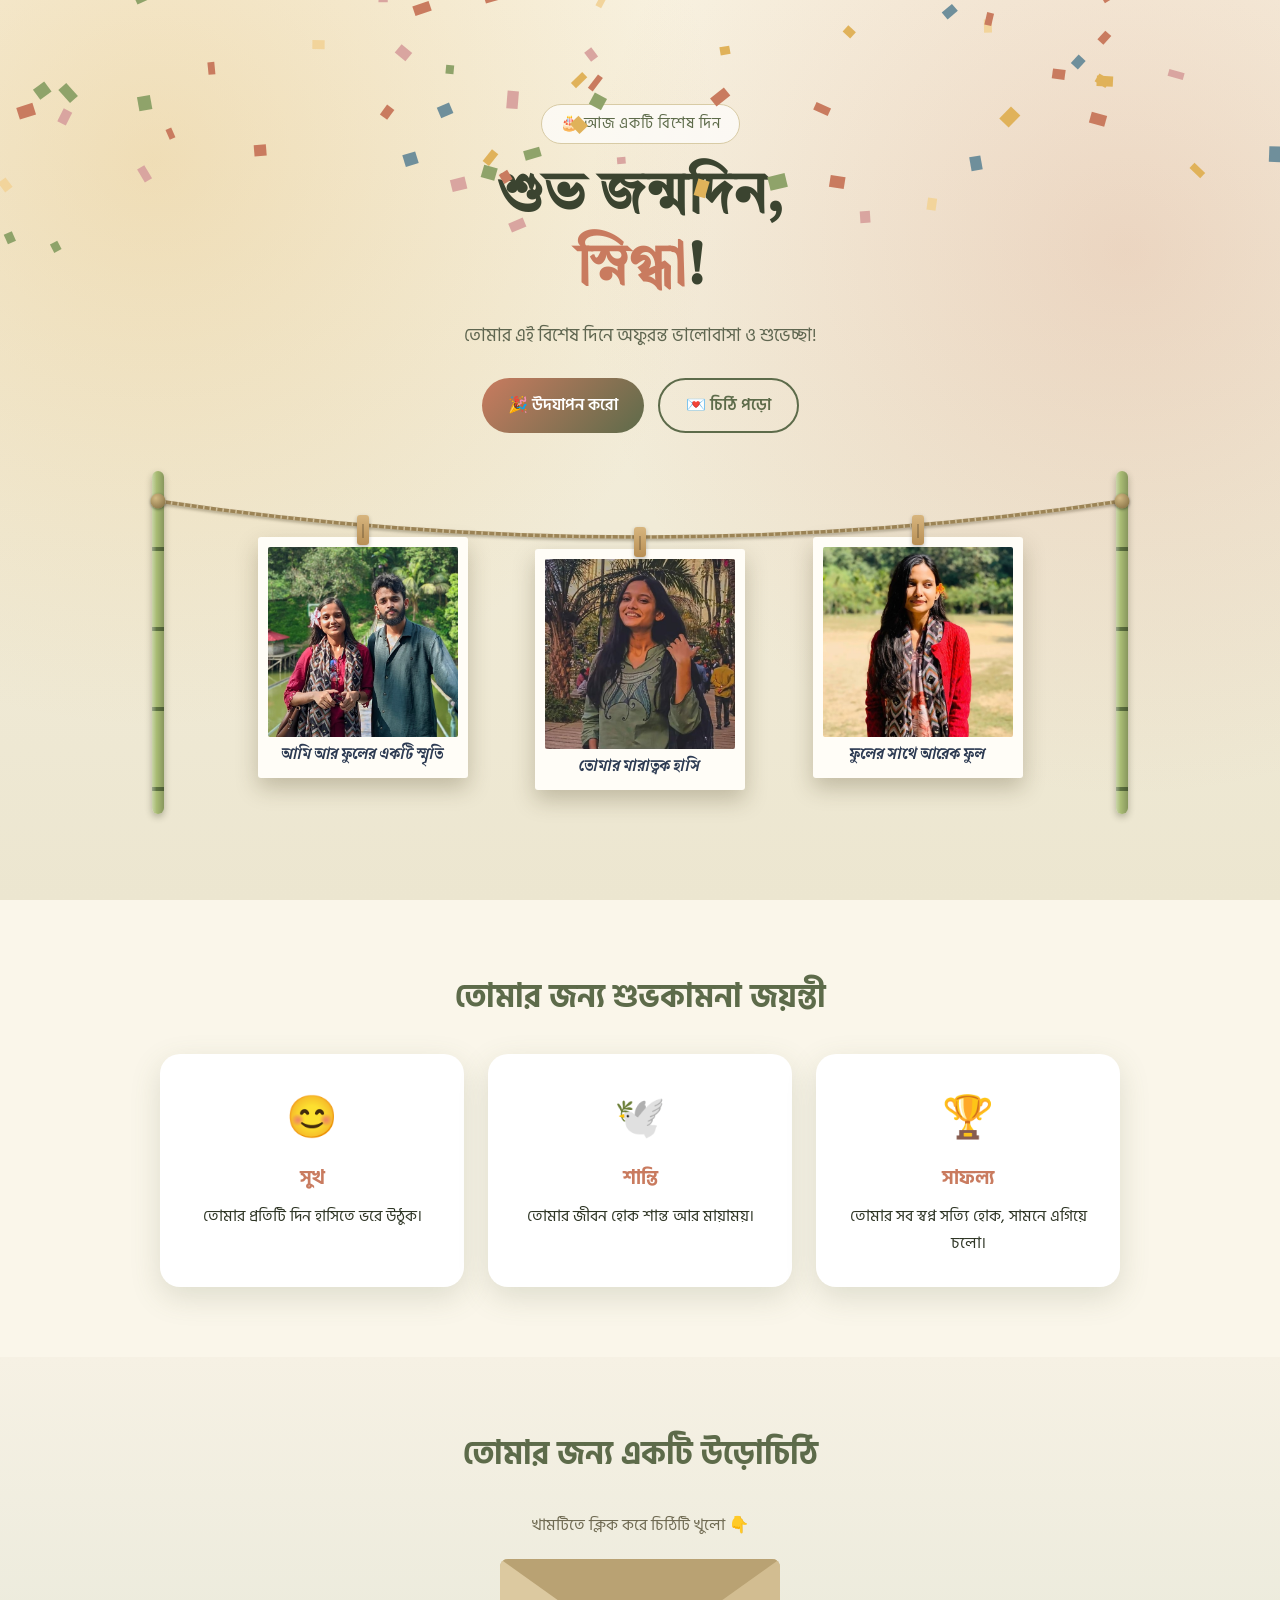
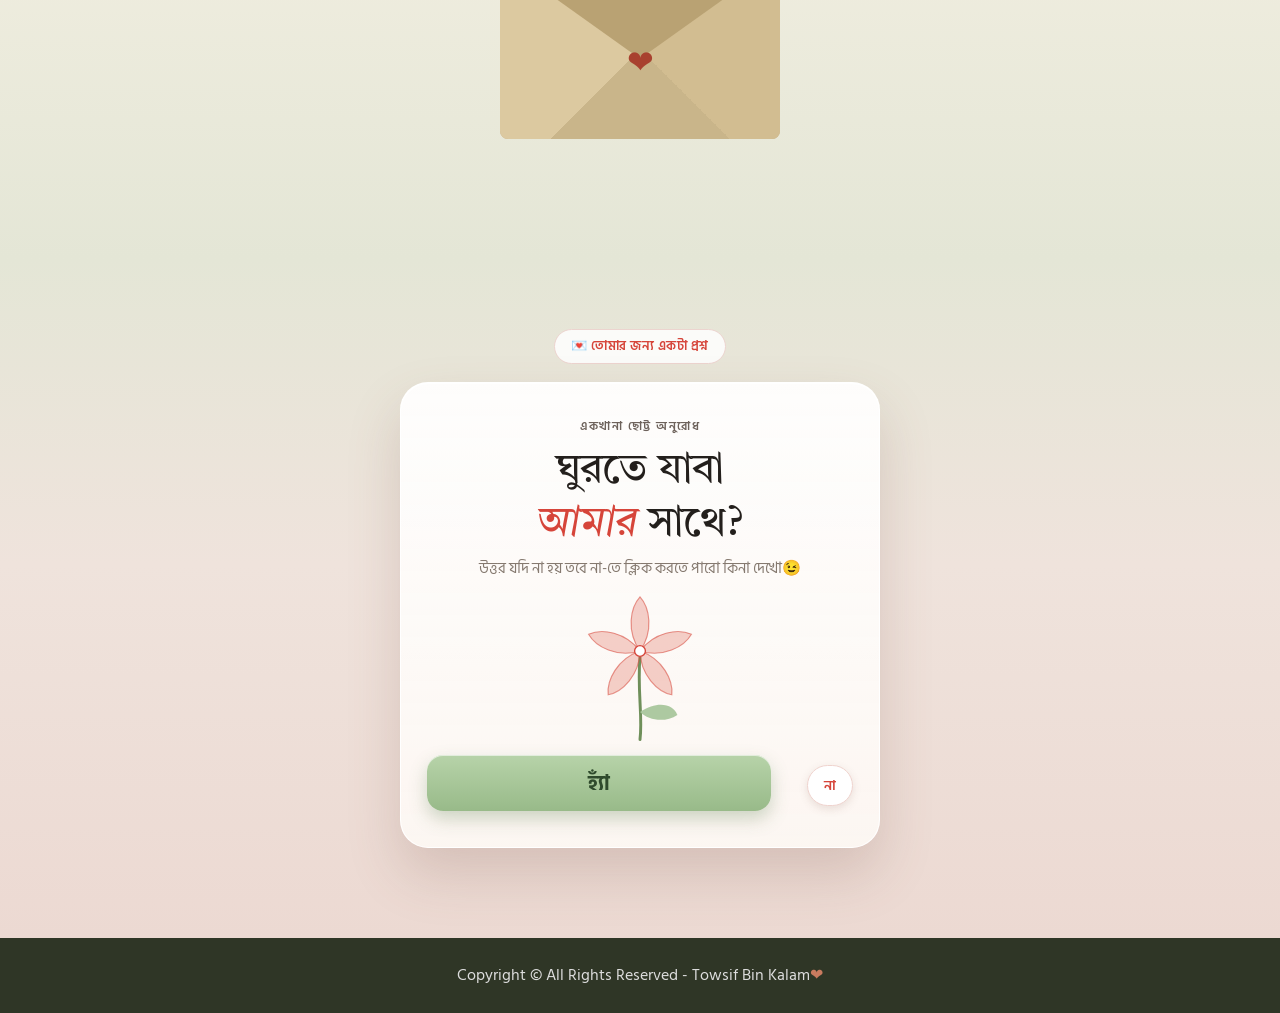
<file: index.html>
<!DOCTYPE html>
<html lang="bn">
<head>
  <meta charset="UTF-8">
  <meta name="viewport" content="width=device-width, initial-scale=1.0">
  <title>শুভ জন্মদিন 🎂</title>
  <link rel="preconnect" href="https://fonts.googleapis.com">
  <link rel="preconnect" href="https://fonts.gstatic.com" crossorigin>
  <!-- Galada = হাতের লেখার মতো বাংলা ফন্ট -->
  <link href="https://fonts.googleapis.com/css2?family=Hind+Siliguri:wght@400;500;600;700&family=Galada&family=Tiro+Bangla:ital@0;1&display=swap" rel="stylesheet">
  <link rel="stylesheet" href="style.css">
  <link rel="stylesheet" href="responsive.css">
  <!-- proposal.html এর কাজের ডিজাইন -->
  <link rel="stylesheet" href="./assets/style/proposal.css">


 <link rel="icon" type="image/png" sizes="32x32" href="favicon/favicon-32x32.png">
<link rel="icon" type="image/png" sizes="16x16" href="favicon/favicon-16x16.png">
<link rel="apple-touch-icon" sizes="180x180" href="favicon/apple-touch-icon.png">
</head>
<body>
  <canvas id="confetti"></canvas>

  <!-- ব্যানার / হিরো সেকশন -->
  <header class="hero">
    <div class="hero-content">
      <span class="badge">🎂 আজ একটি বিশেষ দিন</span>
      <h1>শুভ জন্মদিন,<br><span id="receiverName">প্রিয়</span>!</h1>
      <p class="subtitle" id="heroMessage"></p>
      <div class="hero-buttons">
        <button class="btn primary" id="celebrateBtn">🎉 উদযাপন করো</button>
        <a href="#letter" class="btn ghost">💌 চিঠি পড়ো</a>
      </div>
    </div>

    <!-- দড়িতে ঝোলানো স্মৃতির ছবি (script.js এর photos থেকে আসে) -->
    <div class="garland" id="garland" aria-label="আমাদের স্মৃতির ছবি"></div>
  </header>

  <!-- শুভেচ্ছা কার্ড -->
  <section class="wishes">
    <h2>তোমার জন্য শুভকামনা জয়ন্তী</h2>
    <div class="wish-grid">
      <div class="wish-card">
        <div class="icon">😊</div>
        <h3>সুখ</h3>
        <p>তোমার প্রতিটি দিন হাসিতে ভরে উঠুক।</p>
      </div>
      <div class="wish-card">
        <div class="icon">🕊️</div>
        <h3>শান্তি</h3>
        <p>তোমার জীবন হোক শান্ত আর মায়াময়।</p>
      </div>
      <div class="wish-card">
        <div class="icon">🏆</div>
        <h3>সাফল্য</h3>
        <p>তোমার সব স্বপ্ন সত্যি হোক, সামনে এগিয়ে চলো।</p>
      </div>
    </div>
  </section>

  <!-- চিঠি সেকশন -->
  <section class="letter-section" id="letter">
    <h2>তোমার জন্য একটি উড়োচিঠি</h2>
    <p class="hint" id="hint">খামটিতে ক্লিক করে চিঠিটি খুলো 👇</p>

    <div class="envelope-wrap" id="envelopeWrap">
      <div class="envelope" id="envelope" role="button" tabindex="0" aria-label="চিঠি খুলুন">
        <div class="env-back"></div>
        <div class="env-flap"></div>
        <div class="env-front"></div>
        <div class="heart">❤</div>
      </div>
    </div>

    <!-- চিঠির পৃষ্ঠাগুলো script.js থেকে এখানে বসবে -->
    <div class="letter-pages" id="letterPages" hidden></div>

    <div class="download-box" id="downloadBox" hidden>
      <button class="btn primary" id="downloadImg">🖼️ ছবি হিসেবে ডাউনলোড</button>
      <button class="btn secondary" id="downloadTxt">📄 টেক্সট হিসেবে ডাউনলোড</button>
      <button class="btn ghost dark" id="printBtn">🖨️ প্রিন্ট / PDF</button>
    </div>

    <!-- ধন্যবাদ জানানোর অংশ: খাম খুললে দেখা যাবে -->
    <div class="thanks-box" id="thanksBox" hidden>
      <h3>কমেন্ট জানাতে পারো? 💌</h3>
      <p class="thanks-sub">চিঠিটা কেমন লাগলো, নিচে লিখে সরাসরি আমার কাছে পাঠিয়ে দাও।</p>
      <textarea id="thanksMsg" aria-label="তোমার বার্তা" placeholder="এখানে তোমার কথা লেখো..."></textarea>
      <div class="thanks-actions">
        <button type="button" class="btn whatsapp" id="waBtn">💬 হোয়াটসঅ্যাপে পাঠাও</button>
        <button type="button" class="btn email" id="mailBtn">✉️ ইমেইলে পাঠাও</button>
      </div>
      <button type="button" class="link-btn" id="mailtoBtn">Gmail ছাড়া অন্য ইমেইল অ্যাপ ব্যবহার করো? এখানে চাপো</button>
      <p class="thanks-note">বাটনে চাপলে হোয়াটসঅ্যাপ/ইমেইল খুলবে, সেখান থেকে "Send" চাপলেই বার্তা চলে যাবে।</p>
    </div>
  </section>

  <!-- 💌 proposal.html এর কাজ: "ঘুরতে যাবে?" প্রস্তাব (ফুটারের ঠিক আগে) -->
  <section class="proposal-section" id="proposal">
    <div id="proposalRoot"></div>
  </section>

  <footer>
    <p>Copyright © All Rights Reserved - Towsif Bin Kalam<span class="pulse">❤</span></p>
  </footer>

  <script src="contact.js"></script>
  <script src="photos.js"></script>
  <script src="bg-data.js"></script>
  <script src="script.js"></script>
  <script src="./assets/js/proposal.js"></script>
</body>
</html>
</file>
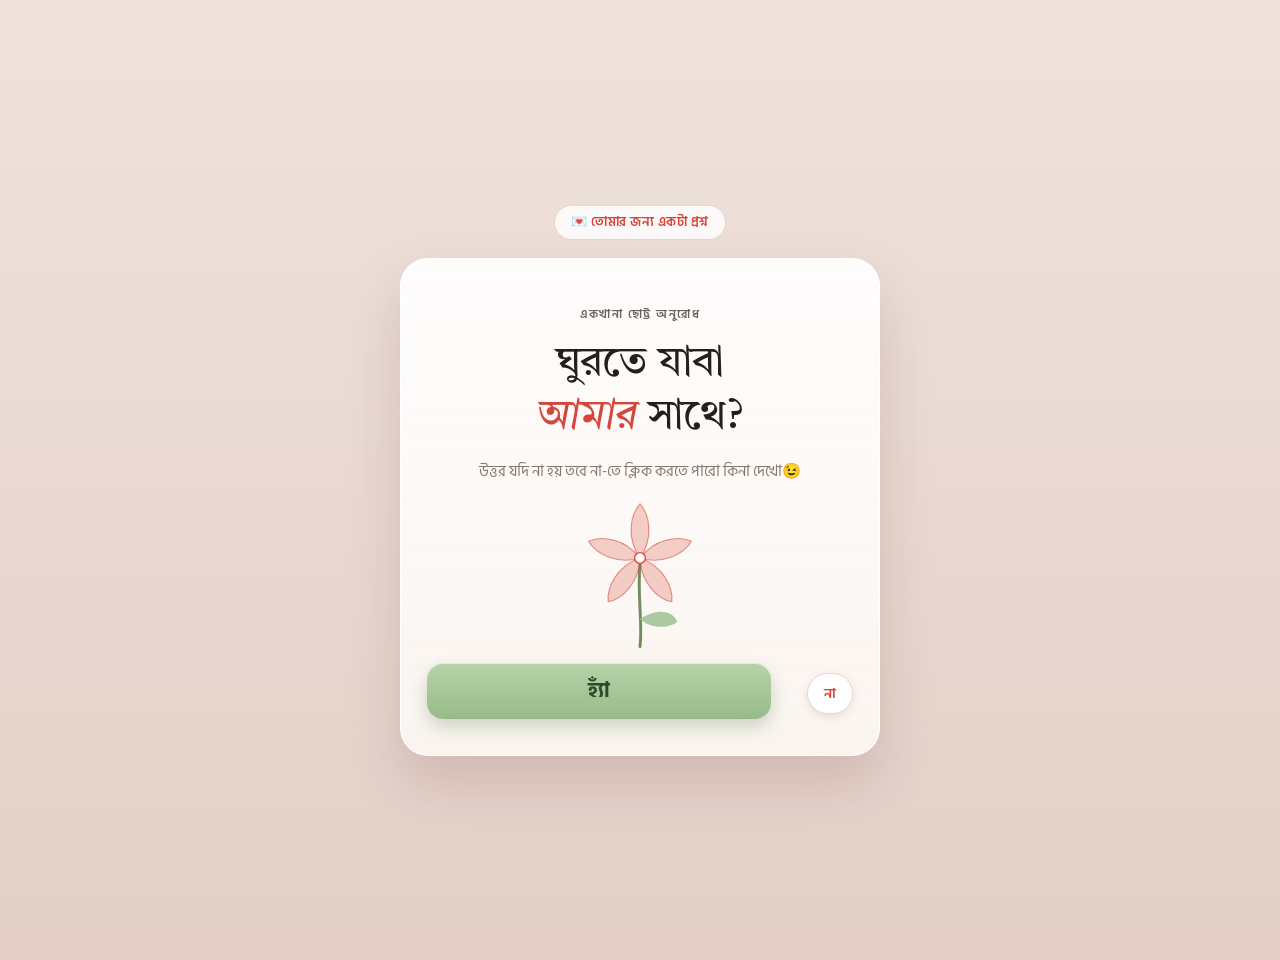
<file: proposal.html>
<!DOCTYPE html>
<html lang="bn">
<head>
  <meta charset="UTF-8">
  <meta name="viewport" content="width=device-width, initial-scale=1.0">
  <title>একটা ছোট্ট প্রশ্ন 💌</title>
  <link rel="preconnect" href="https://fonts.googleapis.com">
  <link rel="preconnect" href="https://fonts.gstatic.com" crossorigin>
  <link href="https://fonts.googleapis.com/css2?family=Hind+Siliguri:wght@400;500;600;700&family=Tiro+Bangla:ital@0;1&display=swap" rel="stylesheet">
  <link rel="stylesheet" href="./assets/style/proposal.css">
</head>
<body class="pq-page">
  <!-- আলাদা পাতা হিসেবে: proposal.html -->
  <div id="proposalRoot"></div>

  <script src="contact.js"></script>
  <script src="./assets/js/proposal.js"></script>
</body>
</html>
</file>
<file: style.css>
/* ===== নিজের পছন্দের হাতের লেখার ফন্ট (ঐচ্ছিক) =====
   fonts ফোল্ডারে handwriting.ttf (বা handwriting.woff2) নামে ফন্ট রাখলে চিঠিতে সেটাই ব্যবহার হবে।
   ফাইল না থাকলে নিজে থেকেই Galada ফন্ট চলবে। */
@font-face {
  font-family: 'MyHand';
  src: url('fonts/handwriting.woff2') format('woff2'),
       url('fonts/handwriting.ttf') format('truetype');
  font-display: swap;
}

/* ===== বেস ===== */
:root {
  --pink: #c97b5f;       /* টেরাকোটা */
  --purple: #5d6b4a;     /* জলপাই */
  --gold: #ffc84a;
  --dark: #2f3626;
  --deep: #3b4430;
  --light: #faf6ea;
  --ink: #2c3a52;          /* কলমের কালির রঙ */
  --olive: #5d6b4a;
  --shadow: 0 10px 30px rgba(93, 107, 74, 0.18);
}

* { margin: 0; padding: 0; box-sizing: border-box; }

/* hidden অ্যাট্রিবিউট যেন কোনো display (flex/grid) দিয়ে ওভাররাইড না হয়:
   খাম খোলার আগে চিঠি ও বাটনগুলো সত্যিই লুকানো থাকবে */
[hidden] { display: none !important; }

html { scroll-behavior: smooth; }

body {
  font-family: 'Hind Siliguri', sans-serif;
  background: var(--light);
  color: var(--dark);
  line-height: 1.7;
  overflow-x: hidden;
}

#confetti {
  position: fixed;
  inset: 0;
  width: 100%;
  height: 100%;
  pointer-events: none;
  z-index: 50;
}

h2 {
  text-align: center;
  font-size: 2rem;
  margin-bottom: 30px;
  color: var(--purple);
}

/* ===== বাটন ===== */
.btn {
  display: inline-block;
  padding: 12px 26px;
  border: none;
  border-radius: 50px;
  font-family: inherit;
  font-size: 1rem;
  font-weight: 600;
  cursor: pointer;
  text-decoration: none;
  transition: transform .2s, box-shadow .2s;
}
.btn:hover { transform: translateY(-3px); box-shadow: 0 8px 20px rgba(0,0,0,.2); }
.btn.primary { background: linear-gradient(135deg, var(--pink), var(--purple)); color: #fff; }
.btn.secondary { background: var(--gold); color: var(--dark); }
.btn.ghost { background: transparent; color: #fff; border: 2px solid #fff; }
.btn.ghost.dark { color: var(--olive); border-color: var(--olive); }

/* ===== হিরো ===== */
.hero {
  position: relative;
  min-height: 100vh;
  display: flex;
  flex-direction: column;
  align-items: center;
  justify-content: center;
  gap: 44px;
  text-align: center;
  padding: 60px 20px 50px;
  color: var(--deep);
  background:
    radial-gradient(circle at 12% 18%, rgba(224, 178, 90, .30), transparent 42%),
    radial-gradient(circle at 88% 28%, rgba(201, 123, 95, .22), transparent 42%),
    linear-gradient(180deg, #f8f2e1 0%, #ece6d0 100%);
  overflow: hidden;
}

.hero-content { max-width: 720px; }

.badge {
  display: inline-block;
  padding: 6px 18px;
  border-radius: 50px;
  background: rgba(255, 255, 255, .7);
  border: 1px solid #d8cba5;
  color: var(--purple);
  font-size: .95rem;
  letter-spacing: 1px;
}

.hero h1 {
  font-family: 'Tiro Bangla', serif;
  font-size: 3.6rem;
  line-height: 1.25;
  margin: 18px 0 14px;
  color: var(--deep);
}
.hero h1 span { color: var(--pink); }

.subtitle { font-size: 1.15rem; margin-bottom: 26px; color: #5f6650; }

.hero-buttons { display: flex; gap: 14px; justify-content: center; flex-wrap: wrap; }
.hero .btn.ghost { color: var(--purple); border-color: var(--purple); }

/* ===== দুই বাঁশের মাঝে ঝুলন্ত দড়ি, তাতে ঝোলানো ছবি (হালকা দোলে) ===== */
.garland {
  width: 100%;
  max-width: 980px;
  display: flex;
  flex-direction: column;
  gap: 26px;
}

.rope-row {
  position: relative;
  display: flex;
  align-items: flex-start;
  justify-content: space-evenly;
  padding: 0 var(--pole-space, 40px) 16px;
}

/* দড়ি (বাঁকা পথ JS থেকে আসে) */
.rope-svg {
  position: absolute;
  left: 0;
  top: 0;
  overflow: visible;
  pointer-events: none;
  z-index: 1;
}
.rope-path {
  fill: none;
  stroke: #9c8456;
  stroke-width: 3.4;
  stroke-linecap: round;
  filter: drop-shadow(0 2px 1.5px rgba(60, 50, 20, .35));
}
.rope-twist {                          /* পাকানো দড়ির ভাব */
  fill: none;
  stroke: rgba(255, 245, 215, .55);
  stroke-width: 3.4;
  stroke-dasharray: 1.5 5;
}

/* বাঁশ */
.bamboo {
  position: absolute;
  top: -6px;
  bottom: -8px;
  width: var(--pole-w, 12px);
  border-radius: 6px;
  background:
    linear-gradient(90deg, rgba(255, 255, 255, .38) 0, rgba(255, 255, 255, 0) 38%, rgba(0, 0, 0, .2) 100%),
    repeating-linear-gradient(180deg, #a9bc74 0 76px, #5d7140 76px 80px);
  box-shadow: 0 3px 7px rgba(40, 50, 20, .32);
  z-index: 0;
}
.bamboo.left  { left: 2px; }
.bamboo.right { right: 2px; }

/* দড়ির গিঁট */
.knot {
  position: absolute;
  width: 15px;
  height: 15px;
  border-radius: 50%;
  background: radial-gradient(circle at 35% 30%, #d2b983, #7b663b);
  box-shadow: 0 1px 3px rgba(0, 0, 0, .45);
  transform: translate(-50%, -50%);
  z-index: 3;
}

.garland-item {
  position: relative;
  flex: none;
  z-index: 2;
}
.polaroid {
  position: relative;
  padding-top: 22px;
  transform-origin: 50% 10px;        /* ক্লিপের জায়গা থেকে দোলে */
  animation: sway var(--dur, 5s) ease-in-out var(--delay, 0s) infinite alternate;
}
.polaroid:hover { animation-play-state: paused; }

/* কাপড়ের ক্লিপ */
.pin {
  position: absolute;
  top: 0;
  left: 50%;
  width: 12px;
  height: 30px;
  margin-left: -6px;
  background: linear-gradient(#d7b57e, #b88f55);
  border-radius: 3px;
  box-shadow: 0 2px 4px rgba(0, 0, 0, .25);
  z-index: 2;
}
.pin::after {
  content: '';
  position: absolute;
  left: 50%;
  top: 9px;
  width: 2px;
  height: 14px;
  background: rgba(0, 0, 0, .2);
  transform: translateX(-50%);
}

.frame {
  margin: 0;
  padding: 10px 10px 12px;
  background: #fffdf7;
  border-radius: 3px;
  box-shadow: 0 10px 22px rgba(60, 50, 20, .25);
}
.frame img,
.frame .ph {
  display: block;
  width: 100%;
  aspect-ratio: 1 / 1;
  object-fit: cover;
  border-radius: 2px;
}
.ph {
  display: flex;
  align-items: center;
  justify-content: center;
  font-size: 2.4rem;
  background: linear-gradient(135deg, #efe3c4, #e2d2a8);
}
.frame .ph { display: flex; }
.frame figcaption {
  padding-top: 8px;
  font-family: 'Galada', 'Hind Siliguri', cursive;
  font-size: 1rem;
  line-height: 1.3;
  color: var(--ink);
}

@keyframes sway {
  from { transform: rotate(var(--a, 3deg)); }
  to   { transform: rotate(calc(var(--a, 3deg) * -1)); }
}

@media (prefers-reduced-motion: reduce) {
  .polaroid { animation: none; transform: rotate(var(--a, 3deg)); }
}

@keyframes bounce {
  0%, 100% { transform: translateY(0); }
  50% { transform: translateY(-14px); }
}

/* ===== শুভকামনা ===== */
.wishes { padding: 70px 20px; max-width: 1000px; margin: 0 auto; }

.wish-grid {
  display: grid;
  grid-template-columns: repeat(3, 1fr);
  gap: 24px;
}
.wish-card {
  background: #fff;
  padding: 30px 22px;
  border-radius: 20px;
  text-align: center;
  box-shadow: var(--shadow);
  transition: transform .3s;
}
.wish-card:hover { transform: translateY(-8px); }
.wish-card .icon { font-size: 2.6rem; }
.wish-card h3 { color: var(--pink); margin: 8px 0; }

/* ===== চিঠি সেকশন ===== */
.letter-section {
  padding: 70px 20px 90px;
  background: linear-gradient(180deg, #f6f1e4, #e4e6d6);
  text-align: center;
}
.letter-section h2 { color: var(--olive); }
.hint { margin-bottom: 20px; color: #6f6a52; }

/* খাম */
.envelope-wrap { display: flex; justify-content: center; margin-bottom: 30px; }
.envelope {
  position: relative;
  width: 280px;
  height: 180px;
  cursor: pointer;
  transition: transform .3s;
  animation: bounce 2.4s infinite;
}
.envelope:hover { transform: scale(1.05); }
/* খাম খুললে ফ্ল্যাপ উপরে ওঠে; তাই নিচে নামিয়ে দিই যেন লেখার ওপর না পড়ে */
.envelope { transition: transform .3s, margin-top .6s ease; }
.envelope.open { margin-top: 100px; }
.env-back  { position: absolute; inset: 0; background: #c9b58a; border-radius: 8px; }
.env-front {
  position: absolute; inset: 0;
  background: linear-gradient(135deg, #dcc9a0 50%, transparent 50%),
              linear-gradient(225deg, #d2bd91 50%, transparent 50%);
  border-radius: 8px;
}
.env-flap {
  position: absolute; top: 0; left: 0; right: 0;
  height: 100px;
  background: #b9a273;
  clip-path: polygon(0 0, 100% 0, 50% 100%);
  transform-origin: top;
  transition: transform .6s;
  z-index: 3;
  border-radius: 8px 8px 0 0;
}
.heart {
  position: absolute; left: 50%; top: 58%;
  transform: translate(-50%, -50%);
  font-size: 2rem; color: #a8412f; z-index: 4;
}
.envelope.open { animation: none; }
.envelope.open .env-flap { transform: rotateX(180deg); z-index: 0; }
.envelope.open .heart { display: none; }

/* ===== চিঠির পাতা (একটাই, ব্যাকগ্রাউন্ড ছবিসহ) ===== */
.letter-pages {
  display: flex;
  flex-direction: column;
  align-items: center;
}

.letter-sheet {
  container-type: inline-size;       /* cqw ইউনিটের জন্য */
  position: relative;
  width: 100%;
  max-width: 820px;
  background: #efe6d2;
  box-shadow: 0 14px 36px rgba(60, 50, 20, .28);
  border-radius: 4px;
  overflow: hidden;
  text-align: left;
  animation: slideIn .8s ease both;
}

/* ছবিকে তিন ভাগে সাজানো: ওপর (অপরিবর্তিত) / মাঝের টুকরো (লেখা অনুযায়ী লম্বা) / নিচ (অপরিবর্তিত) */
.sheet-top,
.sheet-piece,
.sheet-bottom {
  background-image: url("bg.jpg");
  background-repeat: no-repeat;
}
.sheet-top    { background-size: 100% auto; background-position: 0 0; margin-bottom: -1px; }
.sheet-piece  { margin-bottom: -1px; }                         /* আকার ও অবস্থান JS থেকে বসে */
.sheet-piece.flip { transform: scaleY(-1); }                   /* জোড়ায় ছবি মসৃণ মেলাতে */
.sheet-bottom { background-size: 100% auto; background-position: 0 100%; }

/* হাতের লেখার মতো টেক্সট
   জায়গা (বাম ১৩%, ডান ১০%) ছবির সাজসজ্জা এড়িয়ে ঠিক করা;
   ফন্ট সাইজ ও লাইন JS থেকে বসে (cqw ইউনিটে, তাই প্রিন্টেও মাপ ঠিক থাকে) */
.letter-text {
  position: absolute;
  left: 13%;
  right: 12%;
  font-family: 'MyHand', 'Galada', 'Hind Siliguri', cursive;
  color: #20222b;                    /* কালো কলমের কালি */
  transform: rotate(-.5deg);         /* সামান্য বাঁকা, যেন হাতে লেখা */
  transform-origin: top left;
  text-shadow: 0 0 .5px rgba(32, 34, 43, .5);
}
.letter-line { white-space: nowrap; }
.letter-item.greeting { font-size: 1.12em; }

@keyframes slideIn {
  from { opacity: 0; transform: translateY(40px); }
  to   { opacity: 1; transform: translateY(0); }
}

.download-box {
  margin-top: 34px;
  display: flex;
  gap: 14px;
  justify-content: center;
  flex-wrap: wrap;
}

/* ===== ধন্যবাদ / উত্তর জানানোর বক্স ===== */
.thanks-box {
  max-width: 560px;
  margin: 44px auto 0;
  padding: 30px 26px;
  background: rgba(255, 255, 255, .72);
  border: 1px dashed #b9a273;
  border-radius: 18px;
  box-shadow: 0 8px 24px rgba(60, 50, 20, .12);
  animation: slideIn .8s ease both;
}
.thanks-box h3 {
  font-family: 'Galada', 'Hind Siliguri', cursive;
  font-size: 1.7rem;
  font-weight: 400;
  color: var(--olive);
  margin-bottom: 6px;
}
.thanks-sub { color: #6f6a52; margin-bottom: 16px; font-size: .98rem; }

.thanks-box textarea {
  width: 100%;
  min-height: 130px;
  padding: 14px 16px;
  border: 1px solid #cdbf9a;
  border-radius: 12px;
  background: #fffdf6;
  font-family: 'Galada', 'Hind Siliguri', cursive;
  font-size: 1.1rem;
  line-height: 1.6;
  color: var(--ink);
  resize: vertical;
}
.thanks-box textarea:focus { outline: 2px solid var(--olive); outline-offset: 1px; }

.thanks-actions {
  margin-top: 16px;
  display: flex;
  gap: 12px;
  justify-content: center;
  flex-wrap: wrap;
}
.btn.whatsapp { background: #25d366; color: #fff; }
.btn.email    { background: var(--olive); color: #fff; }

.thanks-actions .btn { min-width: 210px; }

.link-btn {
  display: block;
  margin: 14px auto 0;
  padding: 4px 8px;
  background: none;
  border: none;
  font-family: inherit;
  font-size: .85rem;
  color: var(--olive);
  text-decoration: underline;
  cursor: pointer;
}

.thanks-note { margin-top: 12px; font-size: .88rem; color: #8a8467; }

/* ===== ফুটার ===== */
footer { text-align: center; padding: 24px; background: var(--dark); color: #ddd; }
.pulse { color: var(--pink); display: inline-block; animation: pulse 1.2s infinite; }
@keyframes pulse { 50% { transform: scale(1.35); } }

/* ===== প্রিন্ট: শুধু চিঠিটুকু, এক A4 পাতায় ===== */
@page { size: A4; margin: 8mm; }

@media print {
  /* চিঠি ছাড়া সবকিছু সরিয়ে দিই, নইলে ফাঁকা পাতা তৈরি হয় */
  body > *:not(.letter-section) { display: none !important; }
  .letter-section { padding: 0; background: none; }
  .letter-section > *:not(.letter-pages) { display: none !important; }
  .letter-pages { display: block; }

  .letter-sheet {
    /* চিঠি যত লম্বাই হোক, এক পাতার উচ্চতায় আঁটে */
    width: min(194mm, calc(280mm * var(--ratio, .6)));
    max-width: none;
    margin: 0 auto;
    border-radius: 0;
    box-shadow: none;
    animation: none;
    -webkit-print-color-adjust: exact;
    print-color-adjust: exact;
  }
}
</file>
<file: responsive.css>
/* ===== রেসপন্সিভ ডিজাইন ===== */

/* ট্যাবলেট (১০২৪px এবং নিচে) */
@media (max-width: 1024px) {
  .hero h1 { font-size: 3rem; }
  .wishes { padding: 60px 24px; }
}

/* ছোট ট্যাবলেট (৭৬৮px এবং নিচে) */
@media (max-width: 768px) {
  h2 { font-size: 1.7rem; }

  .hero h1 { font-size: 2.5rem; }
  .subtitle { font-size: 1.05rem; }

  .wish-grid { grid-template-columns: 1fr; }

  .letter-sheet { max-width: 620px; }
}

/* মোবাইল (৪৮০px এবং নিচে) */
@media (max-width: 480px) {
  .hero { padding: 30px 16px; }
  .hero h1 { font-size: 2rem; }
  .hero { gap: 30px; }

  .hero-buttons,
  .download-box { flex-direction: column; align-items: stretch; }

  .btn { width: 100%; text-align: center; }


  .envelope { width: 230px; height: 150px; }
  .env-flap { height: 84px; }
  .envelope.open { margin-top: 84px; }

  .letter-section { padding: 50px 10px 70px; }

  .thanks-box { padding: 24px 16px; margin-top: 34px; }
  .thanks-box h3 { font-size: 1.45rem; }
  .thanks-actions { flex-direction: column; align-items: stretch; }

  /* মোবাইলে লেখা যেন পড়া যায়, তাই ফন্ট ন্যূনতম ১৫px (script.js-এ);
     লেখা বেশি হলে পৃষ্ঠার সংখ্যা নিজে থেকে বেড়ে যায় */
  .letter-sheet { border-radius: 2px; }
}

/* ল্যান্ডস্কেপ মোবাইল */
@media (max-height: 500px) and (orientation: landscape) {
  .hero { min-height: auto; padding: 50px 20px; }
}
</file>
<file: assets/style/proposal.css>
/* =====================================================
   💌 "ঘুরতে যাবে?" প্রস্তাবের অংশ: নিজে থেকেই চলে, আলাদা ফাইল
   সব নাম pq- দিয়ে শুরু, তাই সাইটের অন্য ডিজাইনের সাথে গোলমাল হয় না।
   ===================================================== */

/* ===== সেকশনের পেছনের রং (চিঠির অংশের সাথে মেলানো) ===== */
.proposal-section {
  padding: 70px 16px 90px;
  background: linear-gradient(180deg, #e4e6d6 0%, #efe3dc 45%, #ecd9d2 100%);
}

/* আলাদা পাতা হিসেবে (proposal.html) খুললে */
.pq-page {
  margin: 0;
  min-height: 100vh;
  display: grid;
  place-items: center;
  padding: 30px 16px;
  background: linear-gradient(180deg, #efe3dc 0%, #e3cfc8 100%);
}

.pq-page #proposalRoot { width: 100%; max-width: 480px; }

.pq, .pq * { box-sizing: border-box; }

.pq {
  --pq-ink: #2a2622;
  --pq-muted: #85796f;
  --pq-red: #d6453a;
  --pq-sage: #a9c79c;
  --pq-sage-d: #2f4a2c;
  width: 100%;
  max-width: 480px;
  margin: 0 auto;
  font-family: 'Hind Siliguri', sans-serif;
  color: var(--pq-ink);
  text-align: center;
  line-height: 1.6;
}

/* ওপরের ছোট ট্যাগ */
.pq-pill {
  display: inline-block;
  padding: 6px 16px;
  border-radius: 50px;
  background: rgba(255, 255, 255, .85);
  border: 1px solid #ecd4cf;
  color: var(--pq-red);
  font-size: .82rem;
  font-weight: 600;
  letter-spacing: .04em;
}

/* ===== কার্ড ===== */
.pq-card {
  position: relative;
  margin-top: 18px;
  padding: 34px 26px 28px;
  border-radius: 28px;
  background: linear-gradient(180deg, rgba(255, 255, 255, .92), rgba(255, 251, 247, .84));
  border: 1px solid rgba(255, 255, 255, .95);
  box-shadow: 0 26px 54px rgba(120, 80, 70, .2), inset 0 1px 0 #fff;
  animation: pq-in .55s cubic-bezier(.2, .8, .25, 1) both;
}
@keyframes pq-in {
  from { opacity: 0; transform: translateY(18px) scale(.97); }
  to   { opacity: 1; transform: none; }
}

.pq-eyebrow {
  font-size: .78rem;
  letter-spacing: .12em;
  color: #6d625b;
  font-weight: 600;
}

.pq-title {
  margin: 8px 0 6px;
  font-family: 'Tiro Bangla', 'Hind Siliguri', serif;
  font-weight: 400;
  font-size: clamp(1.85rem, 7vw, 2.6rem);
  line-height: 1.28;
  color: #231f1c;
}
.pq-title em {
  color: var(--pq-red);
  font-style: italic;
}

.pq-sub {
  min-height: 1.6em;
  font-size: .95rem;
  color: var(--pq-muted);
  transition: opacity .2s;
}

/* কতবার পালিয়েছে */
.pq-counter {
  position: absolute;
  top: 14px;
  right: 16px;
  padding: 3px 11px;
  border-radius: 50px;
  background: #fff;
  border: 1px solid #ecd4cf;
  color: var(--pq-muted);
  font-size: .74rem;
  animation: pq-pop .3s ease both;
}
@keyframes pq-pop { from { transform: scale(.6); opacity: 0; } to { transform: none; opacity: 1; } }

/* ===== ফুলের পাখা (ঘোরে) ===== */
.pq-flower {
  display: block;
  width: 118px;
  height: auto;
  margin: 10px auto 6px;
  overflow: visible;
}
.pq-spin {
  transform-origin: 60px 60px;
  animation: pq-rotate 7s linear infinite;
}
.pq-fast .pq-spin { animation-duration: .9s; }
@keyframes pq-rotate { to { transform: rotate(360deg); } }
.pq-sway { transform-origin: 60px 150px; animation: pq-sway 3.4s ease-in-out infinite alternate; }
@keyframes pq-sway { from { transform: rotate(-2.5deg); } to { transform: rotate(2.5deg); } }

/* ===== হ্যাঁ / না ===== */
.pq-actions {
  position: relative;
  height: 64px;
  margin-top: 14px;
}
.pq-yes {
  position: absolute;
  left: 0;
  top: 0;
  width: calc(100% - 82px);
  height: 56px;
  border: none;
  border-radius: 16px;
  background: linear-gradient(180deg, #b7d3a9, #98ba89);
  color: var(--pq-sage-d);
  font-family: inherit;
  font-size: 1.3rem;
  font-weight: 700;
  letter-spacing: .02em;
  cursor: pointer;
  box-shadow: 0 8px 18px rgba(80, 120, 70, .28), inset 0 1px 0 rgba(255, 255, 255, .6);
  transition: transform .3s cubic-bezier(.34, 1.56, .64, 1), box-shadow .2s;
}
.pq-yes:hover { box-shadow: 0 12px 24px rgba(80, 120, 70, .38), inset 0 1px 0 rgba(255, 255, 255, .6); }

.pq-no {
  position: absolute;
  right: 0;
  top: 10px;
  padding: 8px 16px;
  border-radius: 50px;
  border: 1px solid #efd3ce;
  background: #fff;
  color: var(--pq-red);
  font-family: inherit;
  font-size: .9rem;
  font-weight: 600;
  white-space: nowrap;
  cursor: pointer;
  box-shadow: 0 3px 8px rgba(120, 80, 70, .15);
  transition: transform .28s cubic-bezier(.34, 1.56, .64, 1), opacity .3s;
  touch-action: none;
  z-index: 2;
}

/* ===== বাটন (লাল) ===== */
.pq-cta {
  display: inline-block;
  margin-top: 18px;
  padding: 13px 26px;
  border: none;
  border-radius: 14px;
  background: linear-gradient(180deg, #e0553f, #cf3d2e);
  color: #fff;
  font-family: inherit;
  font-size: 1.02rem;
  font-weight: 700;
  cursor: pointer;
  box-shadow: 0 10px 22px rgba(207, 61, 46, .32);
  transition: transform .2s, box-shadow .2s, opacity .2s;
}
.pq-cta:hover:not(:disabled) { transform: translateY(-2px); box-shadow: 0 14px 28px rgba(207, 61, 46, .4); }
.pq-cta:disabled {
  background: #cfd9c8;
  color: #7a8a72;
  box-shadow: none;
  cursor: not-allowed;
}

/* ===== দিন / সময় / প্ল্যান ===== */
.pq-fields {
  display: grid;
  grid-template-columns: 1fr 1fr;
  gap: 12px;
  margin-top: 16px;
  text-align: left;
}
.pq-field label {
  display: block;
  margin-bottom: 4px;
  font-size: .72rem;
  font-weight: 700;
  letter-spacing: .1em;
  color: #6d625b;
}
.pq-field input {
  width: 100%;
  padding: 11px 12px;
  border: 1px solid #e8d9d3;
  border-radius: 12px;
  background: #fffdfb;
  font-family: inherit;
  font-size: .95rem;
  color: var(--pq-ink);
}
.pq-field input:focus { outline: 2px solid #c9dcbf; outline-offset: 1px; }

.pq-plan-title {
  margin: 18px 0 8px;
  font-size: .72rem;
  font-weight: 700;
  letter-spacing: .1em;
  color: #6d625b;
}
.pq-chips {
  display: flex;
  flex-wrap: wrap;
  gap: 8px;
  justify-content: center;
}
.pq-chip {
  padding: 8px 14px;
  border-radius: 50px;
  border: 1px solid #e8dcd5;
  background: #f3ece6;
  color: #4a413b;
  font-family: inherit;
  font-size: .9rem;
  font-weight: 600;
  cursor: pointer;
  transition: transform .15s, background .15s, color .15s;
}
.pq-chip:hover { transform: translateY(-2px); }
.pq-chip.on { background: var(--pq-red); border-color: var(--pq-red); color: #fff; }

/* ===== চিঠি ===== */
.pq-meta {
  display: flex;
  flex-wrap: wrap;
  gap: 8px;
  justify-content: center;
  margin: 14px 0 16px;
}
.pq-meta span {
  padding: 5px 12px;
  border-radius: 50px;
  background: #f3ece6;
  border: 1px solid #e8dcd5;
  font-size: .82rem;
  font-weight: 600;
}
.pq-letter {
  position: relative;
  padding: 24px 20px 20px;
  border: 1px solid #eee3d9;
  border-radius: 16px;
  background: #fffdf8;
  text-align: left;
  font-family: 'Tiro Bangla', 'Hind Siliguri', serif;
  font-size: 1.02rem;
  line-height: 1.85;
}
.pq-letter p { margin: 0 0 .7em; }
.pq-letter .pq-sign { color: var(--pq-red); margin-bottom: 0; }
.pq-seal {
  position: absolute;
  top: -12px;
  left: -10px;
  width: 36px;
  height: 36px;
  display: grid;
  place-items: center;
  border-radius: 50%;
  background: radial-gradient(circle at 35% 30%, #ef6a52, #c63a2b);
  box-shadow: 0 4px 10px rgba(198, 58, 43, .4);
  font-size: .9rem;
}

.pq-share {
  display: flex;
  flex-wrap: wrap;
  gap: 10px;
  justify-content: center;
  margin-top: 6px;
}
.pq-share .pq-cta { margin-top: 12px; }
.pq-cta.pq-wa { background: linear-gradient(180deg, #31d56f, #1fb858); box-shadow: 0 10px 22px rgba(31, 184, 88, .3); }
.pq-cta.pq-mail { background: linear-gradient(180deg, #7b8c62, #5d6b4a); box-shadow: 0 10px 22px rgba(93, 107, 74, .3); }

.pq-restart {
  display: block;
  margin: 14px auto 0;
  padding: 4px 8px;
  background: none;
  border: none;
  font-family: inherit;
  font-size: .85rem;
  color: var(--pq-muted);
  text-decoration: underline;
  cursor: pointer;
}

/* ===== হৃদয়ের বৃষ্টি ===== */
.pq-hearts {
  position: fixed;
  inset: 0;
  pointer-events: none;
  overflow: hidden;
  z-index: 70;
}
.pq-heart {
  position: absolute;
  bottom: -40px;
  animation: pq-rise var(--d, 3s) ease-out forwards;
}
@keyframes pq-rise {
  0%   { transform: translate(0, 0) scale(.6); opacity: 0; }
  12%  { opacity: 1; }
  100% { transform: translate(var(--x, 0), -105vh) scale(1.1) rotate(var(--r, 0deg)); opacity: 0; }
}

/* ===== ছোট স্ক্রিন ===== */
@media (max-width: 480px) {
  .proposal-section { padding: 50px 12px 70px; }
  .pq-card { padding: 30px 18px 24px; border-radius: 24px; }
  .pq-fields { grid-template-columns: 1fr; }
  .pq-share { flex-direction: column; }
  .pq-share .pq-cta { width: 100%; }
}

@media (prefers-reduced-motion: reduce) {
  .pq-spin, .pq-sway { animation: none; }
  .pq-heart { display: none; }
}
</file>
